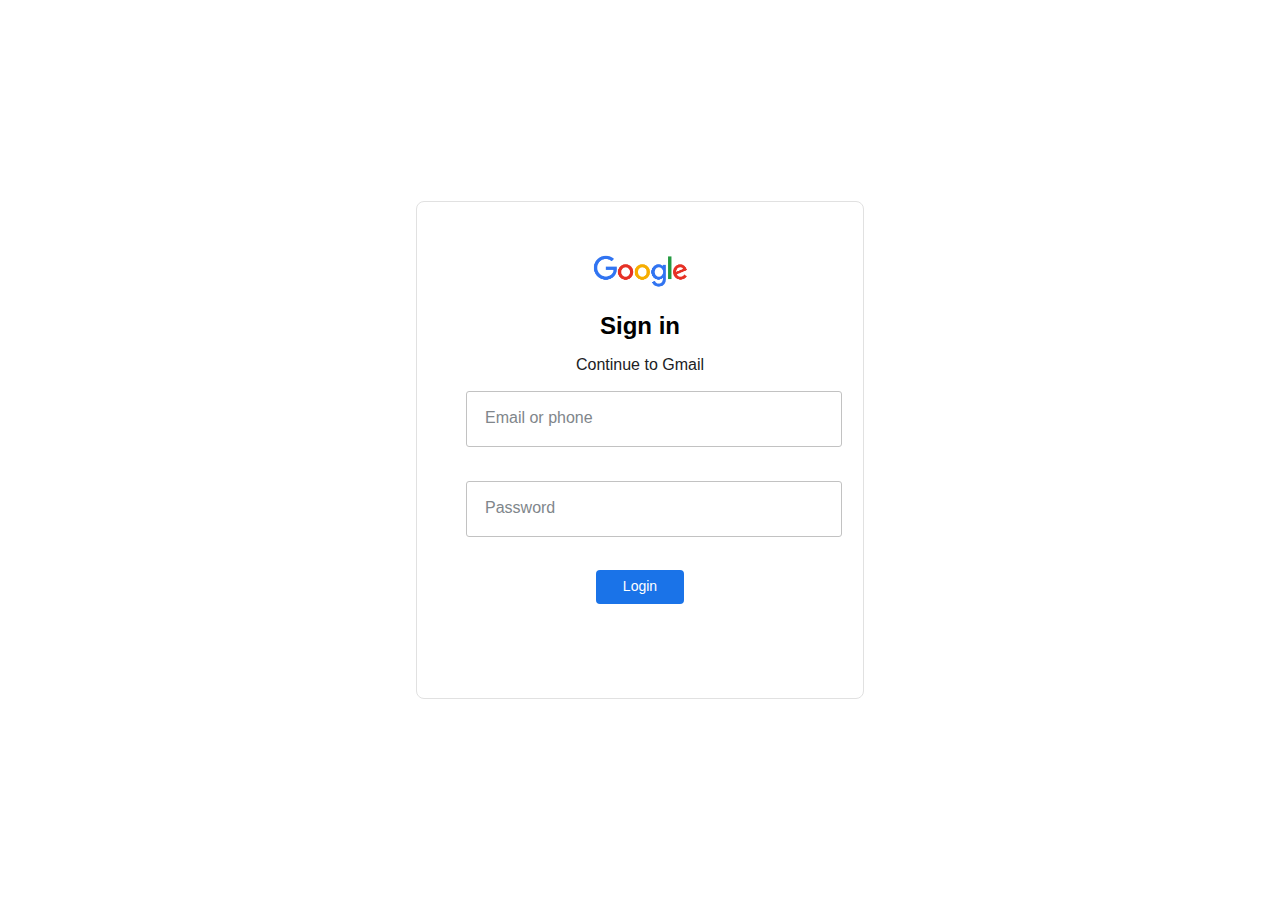
<file: index.html>
<!DOCTYPE html>
<html lang="en">
<head>
    <meta charset="UTF-8">
    <meta http-equiv="X-UA-Compatible" content="IE=edge">
    <meta name="viewport" content="width=device-width, initial-scale=1.0">
    <title>Gmail login</title>
    <style type="text/css">
    body{
        font-family: 'Google Sans','Noto sans Myanmar UI',arial,sans-serif;
        
    }

    img{
        max-width: 100px;
        max-height: 50px;
    }

    .maindiv{
        position:absolute;
        top:50%;
        left:50%;
        transform: translate(-50%,-50%);
        width:350px;
        min-height: 400px;
        padding: 3rem;
        border-radius:0.5rem;
        border:1px solid #e1e1e1;
        text-align: center;

    }

    .maindiv .Fields{
        display: inline-block;
        height: 90px;
        position: relative;

    }
    h1{
        font-size: 24px;
        font-weight: 400px;
    }
    h3{
        color:#202124;
        font-size: 16px;
        font-weight: 400;
    }

    input{
        outline:none;
    }

    .Before-FS{
        width:344px;
        border:1px solid #c2c2c2;
        border-radius: 3px;
        height: 28px;
        font-size: 16px;
        margin:1px 1px 0px 1px;
        padding:13px 15px;
        transition:0.1s;
    }

    .Before-FS:focus{
        border:2px solid #1a73e8;
        border-top: 1px solid transparent;
    }

    .Fs-H{
        opacity:0;
        transiion:0.2s;
    }

    .Fieldset > h1{
        font:1em normal;
        margin:-5px 2.5px -8px;
        position: relative;
        top:-60px;
        
    }
    .Fieldset > h1 > span{
        float:left;
        color:#1a73e8;
        font-family: 'Google Sans','Noto sans Myanmar UI',arial,sans-serif;
        font-size:13px;
    }
    .Fieldset > h1::before{
        border-top:2px slid #1a73e8;
        content:' ';
        float: left;
        margin:0.5em 2px 0 -1px;
        width:0.75em;
      
    }
    .Fieldset > h1 ::after{
        border-top:2px solid #1a73e8;
        content:' ';
        display: block;
        height: 1.5em;
        left:2px;
        margin:0 1px 0 0;
        overflow:hidden;
        position:relative;
        top:0.5em;
    }

    .placeholder{
        position: absolute;
        left:20px;
        top:19px;
        color:#80868b;
        font-size:16px;
        font-weight: 400;
        pointer-events: none;
        transition: 0.4s;

    }

    input:focus ~ label.placeholder,
    input:valid ~ label.placeholder{
        top:3px;
        font-size: 10px;
        opacity:0;
    }

    input:focus + .Fs-H, input:valid + .Fs-H{
        opacity:1;
    }
    button{
        cursor:pointer;
        border:1px solid transparent;
        padding :6px 12px;
        font-size: 14px;
        line-height: 1.42;
        color:white;
        border-radius:4px;
        background-color: #1a73e8;
        outline:none;
        min-width:88px;
    }
    
    
   
    
    </style>
</head>

<body>

    <div class="maindiv">
        <img src="google.png" alt="google">
        <h1>Sign in</h1>
        <h3>Continue to Gmail</h3>
        <div class="inputs">
            <div class="Fields">
                <div class="Fieldset">
                    <input type="text" class="Before-FS" required="" autocompelete="off" id="username">
                    <h1 class="Fs-H">
                        <span>Email or phone</span>
                    </h1>
                    <label class="placeholder">Email or phone</label>
                </div>
                
            </div>
            <div class="Fields">
                <div class="Fieldset">
                    <input type="password" class="Before-FS" required="" id="password">
                    <h1 class="Fs-H">
                        <span>Password</span>
                    </h1>
                    <label class="placeholder">Password</label>

                </div>
            </div>
        </div>
        <button type="submit" onclick="login()">Login</button>




    </div>

<script src="./script.js">

</script>





    
</body>
</html>
</file>
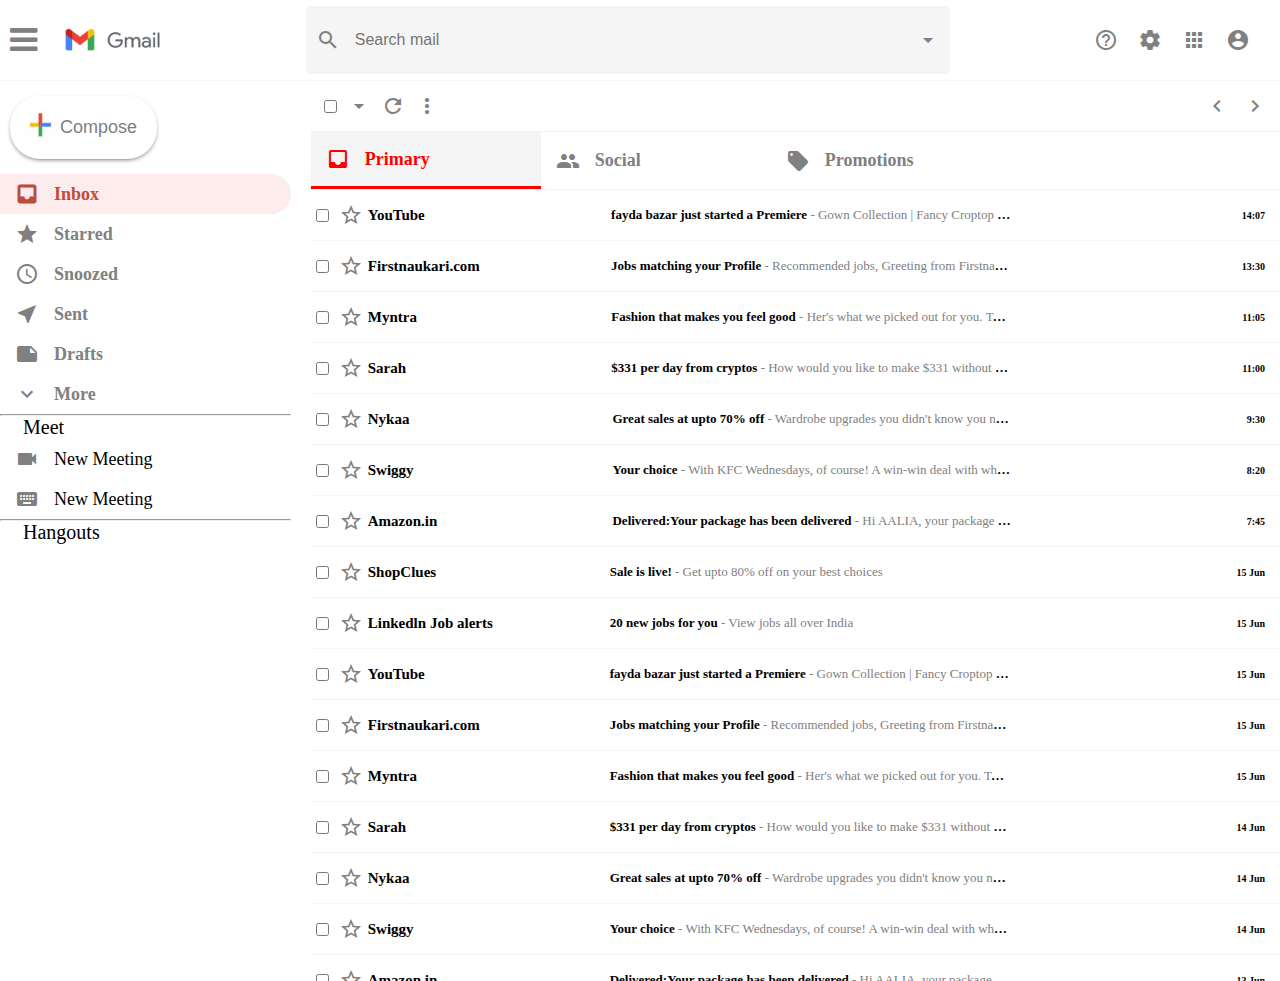
<file: index1.html>
<!DOCTYPE html>
<html lang="en">
<head>
    <meta charset="UTF-8">
    <meta http-equiv="X-UA-Compatible" content="IE=edge">
    <meta name="viewport" content="width=device-width, initial-scale=1.0">
    <title>Gmail Clone</title>
    
    <link rel="stylesheet" href="style.css">
    <link href="https://fonts.googleapis.com/icon?family=Material+Icons"
      rel="stylesheet">
    <link rel="stylesheet" href="https://cdnjs.cloudflare.com/ajax/libs/font-awesome/4.7.0/css/font-awesome.min.css" integrity="sha512-SfTiTlX6kk+qitfevl/7LibUOeJWlt9rbyDn92a1DqWOw9vWG2MFoays0sgObmWazO5BQPiFucnnEAjpAB+/Sw==" crossorigin="anonymous" referrerpolicy="no-referrer" />
    
</head>
<body>
    <div class="title">
        <div class="title-left">
          <span class="icons"> <i class="fa fa-bars fa-2x"></i> </span>
          <img src="gmail_icon.jpg" alt=""/>
        </div>
  
        <div class="title-middle">
          <span class="material-icons"> search </span>
          <input type="text" placeholder="Search mail" />
          <span class="material-icons"> arrow_drop_down </span>
        </div>
  
        <div class="title-right">
          <span class="material-icons">
            help_outline
            </span>
            <span class="material-icons">settings</span>
          <span class="material-icons"> apps </span>
          
          <span class="material-icons"> account_circle </span>
        </div>
      </div>

      <!---->

      <div class="entire">
          <div class="left-menu">
              <button class="left-menu-compose"><span>
                  <img class="plus" src="plus.JPG" alt="plus"/></span>
                  <span style="font-weight: 200; font-size: 18px;">
                Compose
                </span>
              </button>
              <div class="left-menu-list  left-menu-list__active ">
                  <span class="material-icons">inbox</span>
                 <h3>Inbox</h3>
                 </div>

                 <div class="left-menu-list ">
                    <span class="material-icons">star</span>
                   <h3>Starred</h3>
                   </div>

                   <div class="left-menu-list ">
                    <span class="material-icons">
                        access_time
                        </span>
                   <h3>Snoozed</h3>
                   </div>

                   

                   <div class="left-menu-list ">
                    <span class="material-icons">near_me</span>
                   <h3>Sent</h3>
                   </div>

                   <div class="left-menu-list ">
                    <span class="material-icons">note</span>
                   <h3>Drafts</h3>
                   </div>

                   <div class="left-menu-list ">
                    <span class="material-icons">expand_more</span>
                   <h3>More</h3>
                   </div>

                   <hr>
                   <div >
                       <span style="font-size: 20px; padding-left: 23px; 
                       font-weight: 400;">Meet</span>
                   </div>

                   <div class="left-menu-list ">
                    <span class="material-icons">
                        videocam
                        </span>
                   <h3 style="color:black; font-weight: 250;">New Meeting</h3>
                   </div>

                   <div class="left-menu-list ">
                    <span class="material-icons">
                        keyboard
                        </span>
                   <h3 style="color:black; font-weight: 250;">New Meeting</h3>
                   </div>

                   <hr>
                   <div >
                    <span style="font-size: 20px; padding-left: 23px; 
                    font-weight: 400;">Hangouts</span>
                </div>

            
                   </div>

                   <div class="mails">
                       <div class="mails-settings">
                           <div class="mails-settings-left">
                               <input type="checkbox">
                               <span class="material-icons">arrow_drop_down</span>
                               <span class="material-icons">
                                refresh
                                </span>
                               <span class="material-icons">more_vert</span>
                           </div>

                           <div class="mails-settings-right">
                            <span class="material-icons">chevron_left</span>
                            <span class="material-icons">chevron_right</span>
                            
                            

                           </div>
                       </div>

                       <div class="mails-list">
                        <div class="list list-marked">
                          <span class="material-icons"> inbox </span>
                          <h4>Primary</h4>
                        </div>
              
                        <div class="list">
                          <span class="material-icons"> people </span>
                          <h4>Social</h4>
                        </div>
              
                        <div class="list">
                          <span class="material-icons"> local_offer </span>
                          <h4>Promotions</h4>
                        </div>
                      </div>
                      

                      <div class="got-mail">
                          <!-- row 1 start-->
                       
                        <div class="row">
                          <div class="row-parts">
                            <input type="checkbox" name="" id="" />
                            <span class="material-icons"> star_border </span>
                            
                          </div>
              
                          <h3 class="who">YouTube</h3>
              
                          <div class="subject">
                            <h4>
                                fayda bazar just started a Premiere
                              <span class="mail-body"> - 
                                Gown Collection | Fancy Croptop Market | Kalupur Market In Ahmedabad </span>
                            </h4>
                          </div>
              
                          <p class="timing">14:07</p>
                        </div>

                        <!--row 1 end-->

                        <div class="row">
                            <div class="row-parts">
                              <input type="checkbox" name="" id="" />
                              <span class="material-icons"> star_border </span>
                              
                            </div>
                
                            <h3 class="who">Firstnaukari.com</h3>
                
                            <div class="subject">
                              <h4>
                                Jobs matching your Profile
                                <span class="mail-body"> - Recommended jobs, Greeting from Firstnaukari.com </span>
                              </h4>
                            </div>
                
                            <p class="timing">13:30</p>
                          </div>
                          <!---->

                          <div class="row">
                            <div class="row-parts">
                              <input type="checkbox" name="" id="" />
                              <span class="material-icons"> star_border </span>
                              
                            </div>
                
                            <h3 class="who">Myntra</h3>
                
                            <div class="subject">
                              <h4>
                                Fashion that makes you feel good
                                <span class="mail-body"> - Her's what we picked out for you. To unsubscribe click here </span>
                              </h4>
                            </div>
                
                            <p class="timing">11:05</p>
                          </div>

                           <!---->

                           <div class="row">
                            <div class="row-parts">
                              <input type="checkbox" name="" id="" />
                              <span class="material-icons"> star_border </span>
                              
                            </div>
                
                            <h3 class="who">Sarah</h3>
                
                            <div class="subject">
                              <h4>
                                $331 per day from cryptos
                                <span class="mail-body"> - How would you like to make $331 without investment </span>
                              </h4>
                            </div>
                
                            <p class="timing">11:00</p>
                          </div>

                           <!---->

                           <div class="row">
                            <div class="row-parts">
                              <input type="checkbox" name="" id="" />
                              <span class="material-icons"> star_border </span>
                              
                            </div>
                
                            <h3 class="who">Nykaa</h3>
                
                            <div class="subject">
                              <h4>
                                Great sales at upto 70% off
                                <span class="mail-body"> - Wardrobe upgrades you didn't know you needed </span>
                              </h4>
                            </div>
                
                            <p class="timing">9:30</p>
                          </div>

                           <!---->

                           <div class="row">
                            <div class="row-parts">
                              <input type="checkbox" name="" id="" />
                              <span class="material-icons"> star_border </span>
                              
                            </div>
                
                            <h3 class="who">Swiggy</h3>
                
                            <div class="subject">
                              <h4>
                                Your choice
                                <span class="mail-body"> - With KFC Wednesdays, of course! A win-win deal with which you get to save </span>
                              </h4>
                            </div>
                
                            <p class="timing">8:20</p>
                          </div>

                           <!---->

                           <div class="row">
                            <div class="row-parts">
                              <input type="checkbox" name="" id="" />
                              <span class="material-icons"> star_border </span>
                              
                            </div>
                
                            <h3 class="who">Amazon.in</h3>
                
                            <div class="subject">
                              <h4>
                                Delivered:Your package has been delivered
                                <span class="mail-body"> - Hi AALIA, your package has been delivered! </span>
                              </h4>
                            </div>
                
                            <p class="timing">7:45</p>
                          </div>

                           <!---->

                           <div class="row">
                            <div class="row-parts">
                              <input type="checkbox" name="" id="" />
                              <span class="material-icons"> star_border </span>
                              
                            </div>
                
                            <h3 class="who">ShopClues</h3>
                
                            <div class="subject">
                              <h4>
                               Sale is live!
                                <span class="mail-body"> - Get upto 80% off on your best choices  </span>
                              </h4>
                            </div>
                
                            <p class="timing">15 Jun</p>
                          </div>

                           <!---->

                           <div class="row">
                            <div class="row-parts">
                              <input type="checkbox" name="" id="" />
                              <span class="material-icons"> star_border </span>
                              
                            </div>
                
                            <h3 class="who">Linkedln Job alerts</h3>
                
                            <div class="subject">
                              <h4>
                               20 new jobs for you
                                <span class="mail-body"> - View jobs all over India </span>
                              </h4>
                            </div>
                
                            <p class="timing">15 Jun</p>
                          </div>

                          <!---->

                          <div class="row">
                            <div class="row-parts">
                              <input type="checkbox" name="" id="" />
                              <span class="material-icons"> star_border </span>
                              
                            </div>
                
                            <h3 class="who">YouTube</h3>
                
                            <div class="subject">
                              <h4>
                                  fayda bazar just started a Premiere
                                <span class="mail-body"> - 
                                  Gown Collection | Fancy Croptop Market | Kalupur Market In Ahmedabad </span>
                              </h4>
                            </div>
                
                            <p class="timing">15 Jun</p>
                          </div>
  
                          <!--row 1 end-->
  
                          <div class="row">
                              <div class="row-parts">
                                <input type="checkbox" name="" id="" />
                                <span class="material-icons"> star_border </span>
                                
                              </div>
                  
                              <h3 class="who">Firstnaukari.com</h3>
                  
                              <div class="subject">
                                <h4>
                                  Jobs matching your Profile
                                  <span class="mail-body"> - Recommended jobs, Greeting from Firstnaukari.com </span>
                                </h4>
                              </div>
                  
                              <p class="timing">15 Jun</p>
                            </div>
                            <!---->
  
                            <div class="row">
                              <div class="row-parts">
                                <input type="checkbox" name="" id="" />
                                <span class="material-icons"> star_border </span>
                                
                              </div>
                  
                              <h3 class="who">Myntra</h3>
                  
                              <div class="subject">
                                <h4>
                                  Fashion that makes you feel good
                                  <span class="mail-body"> - Her's what we picked out for you. To unsubscribe click here </span>
                                </h4>
                              </div>
                  
                              <p class="timing">15 Jun</p>
                            </div>
  
                             <!---->
  
                             <div class="row">
                              <div class="row-parts">
                                <input type="checkbox" name="" id="" />
                                <span class="material-icons"> star_border </span>
                                
                              </div>
                  
                              <h3 class="who">Sarah</h3>
                  
                              <div class="subject">
                                <h4>
                                  $331 per day from cryptos
                                  <span class="mail-body"> - How would you like to make $331 without investment </span>
                                </h4>
                              </div>
                  
                              <p class="timing">14 Jun</p>
                            </div>
  
                             <!---->
  
                             <div class="row">
                              <div class="row-parts">
                                <input type="checkbox" name="" id="" />
                                <span class="material-icons"> star_border </span>
                                
                              </div>
                  
                              <h3 class="who">Nykaa</h3>
                  
                              <div class="subject">
                                <h4>
                                  Great sales at upto 70% off
                                  <span class="mail-body"> - Wardrobe upgrades you didn't know you needed </span>
                                </h4>
                              </div>
                  
                              <p class="timing">14 Jun</p>
                            </div>
  
                             <!---->
  
                             <div class="row">
                              <div class="row-parts">
                                <input type="checkbox" name="" id="" />
                                <span class="material-icons"> star_border </span>
                                
                              </div>
                  
                              <h3 class="who">Swiggy</h3>
                  
                              <div class="subject">
                                <h4>
                                  Your choice
                                  <span class="mail-body"> - With KFC Wednesdays, of course! A win-win deal with which you get to save </span>
                                </h4>
                              </div>
                  
                              <p class="timing">14 Jun</p>
                            </div>
  
                             <!---->
  
                             <div class="row">
                              <div class="row-parts">
                                <input type="checkbox" name="" id="" />
                                <span class="material-icons"> star_border </span>
                                
                              </div>
                  
                              <h3 class="who">Amazon.in</h3>
                  
                              <div class="subject">
                                <h4>
                                  Delivered:Your package has been delivered
                                  <span class="mail-body"> - Hi AALIA, your package has been delivered! </span>
                                </h4>
                              </div>
                  
                              <p class="timing">13 Jun</p>
                            </div>
  
                             <!---->
  
                             <div class="row">
                              <div class="row-parts">
                                <input type="checkbox" name="" id="" />
                                <span class="material-icons"> star_border </span>
                                
                              </div>
                  
                              <h3 class="who">ShopClues</h3>
                  
                              <div class="subject">
                                <h4>
                                 Sale is live!
                                  <span class="mail-body"> - Get upto 80% off on your best choices  </span>
                                </h4>
                              </div>
                  
                              <p class="timing">13 Jun</p>
                            </div>
  
                             <!---->
  
                             <div class="row">
                              <div class="row-parts">
                                <input type="checkbox" name="" id="" />
                                <span class="material-icons"> star_border </span>
                                
                              </div>
                  
                              <h3 class="who">Linkedln Job alerts</h3>
                  
                              <div class="subject">
                                <h4>
                                 20 new jobs for you
                                  <span class="mail-body"> - View jobs all over India </span>
                                </h4>
                              </div>
                  
                              <p class="timing">13 Jun</p>
                            </div>
  
                            <!---->

                            <div class="row">
                                <div class="row-parts">
                                  <input type="checkbox" name="" id="" />
                                  <span class="material-icons"> star_border </span>
                                  
                                </div>
                    
                                <h3 class="who">YouTube</h3>
                    
                                <div class="subject">
                                  <h4>
                                      fayda bazar just started a Premiere
                                    <span class="mail-body"> - 
                                      Gown Collection | Fancy Croptop Market | Kalupur Market In Ahmedabad </span>
                                  </h4>
                                </div>
                    
                                <p class="timing">12 Jun</p>
                              </div>
      
                              <!--row 1 end-->
      
                              <div class="row">
                                  <div class="row-parts">
                                    <input type="checkbox" name="" id="" />
                                    <span class="material-icons"> star_border </span>
                                    
                                  </div>
                      
                                  <h3 class="who">Firstnaukari.com</h3>
                      
                                  <div class="subject">
                                    <h4>
                                      Jobs matching your Profile
                                      <span class="mail-body"> - Recommended jobs, Greeting from Firstnaukari.com </span>
                                    </h4>
                                  </div>
                      
                                  <p class="timing">12 Jun</p>
                                </div>
                                <!---->
      
                                <div class="row">
                                  <div class="row-parts">
                                    <input type="checkbox" name="" id="" />
                                    <span class="material-icons"> star_border </span>
                                    
                                  </div>
                      
                                  <h3 class="who">Myntra</h3>
                      
                                  <div class="subject">
                                    <h4>
                                      Fashion that makes you feel good
                                      <span class="mail-body"> - Her's what we picked out for you. To unsubscribe click here </span>
                                    </h4>
                                  </div>
                      
                                  <p class="timing">12 Jun</p>
                                </div>
      
                                 <!---->
      
                                 <div class="row">
                                  <div class="row-parts">
                                    <input type="checkbox" name="" id="" />
                                    <span class="material-icons"> star_border </span>
                                    
                                  </div>
                      
                                  <h3 class="who">Sarah</h3>
                      
                                  <div class="subject">
                                    <h4>
                                      $331 per day from cryptos
                                      <span class="mail-body"> - How would you like to make $331 without investment </span>
                                    </h4>
                                  </div>
                      
                                  <p class="timing">11 Jun</p>
                                </div>
      
                                 <!---->
      
                                 <div class="row">
                                  <div class="row-parts">
                                    <input type="checkbox" name="" id="" />
                                    <span class="material-icons"> star_border </span>
                                    
                                  </div>
                      
                                  <h3 class="who">Nykaa</h3>
                      
                                  <div class="subject">
                                    <h4>
                                      Great sales at upto 70% off
                                      <span class="mail-body"> - Wardrobe upgrades you didn't know you needed </span>
                                    </h4>
                                  </div>
                      
                                  <p class="timing">11 Jun</p>
                                </div>
      
                                 <!---->
      
                                 <div class="row">
                                  <div class="row-parts">
                                    <input type="checkbox" name="" id="" />
                                    <span class="material-icons"> star_border </span>
                                    
                                  </div>
                      
                                  <h3 class="who">Swiggy</h3>
                      
                                  <div class="subject">
                                    <h4>
                                      Your choice
                                      <span class="mail-body"> - With KFC Wednesdays, of course! A win-win deal with which you get to save </span>
                                    </h4>
                                  </div>
                      
                                  <p class="timing">11 Jun</p>
                                </div>
      
                                 <!---->
      
                                 <div class="row">
                                  <div class="row-parts">
                                    <input type="checkbox" name="" id="" />
                                    <span class="material-icons"> star_border </span>
                                    
                                  </div>
                      
                                  <h3 class="who">Amazon.in</h3>
                      
                                  <div class="subject">
                                    <h4>
                                      Delivered:Your package has been delivered
                                      <span class="mail-body"> - Hi AALIA, your package has been delivered! </span>
                                    </h4>
                                  </div>
                      
                                  <p class="timing">10 Jun</p>
                                </div>
      
                                 <!---->
      
                                 <div class="row">
                                  <div class="row-parts">
                                    <input type="checkbox" name="" id="" />
                                    <span class="material-icons"> star_border </span>
                                    
                                  </div>
                      
                                  <h3 class="who">ShopClues</h3>
                      
                                  <div class="subject">
                                    <h4>
                                     Sale is live!
                                      <span class="mail-body"> - Get upto 80% off on your best choices  </span>
                                    </h4>
                                  </div>
                      
                                  <p class="timing">10 Jun</p>
                                </div>
      
                                 <!---->
      
                                 <div class="row">
                                  <div class="row-parts">
                                    <input type="checkbox" name="" id="" />
                                    <span class="material-icons"> star_border </span>
                                    
                                  </div>
                      
                                  <h3 class="who">Linkedln Job alerts</h3>
                      
                                  <div class="subject">
                                    <h4>
                                     20 new jobs for you
                                      <span class="mail-body"> - View jobs all over India </span>
                                    </h4>
                                  </div>
                      
                                  <p class="timing">10 Jun</p>
                                </div>
      
                                <!---->

                          







                   </div>



                  


              </div>
          </div>
      </div>


</body>
</html>
</file>
<file: style.css>
* {
    margin: 0;
    padding: 0;
  }
  
  
  .title-left img {
    object-fit: contain;
    height: 80px;
    margin-left: 5px;
  }
  
  .title {
    display: flex;
    align-items: center;
    justify-content: space-between;
    border-bottom: 1px solid whitesmoke;
  }
  
  .title-left {
    display: flex;
    align-items: center;
  }
  
  .title-left span {
    padding: 10px;
    cursor: pointer;
  }
  
  .title-middle {
    display: flex;
    flex: 0.7;
    align-items: center;
    background-color: whitesmoke;
    padding: 10px;
    border-radius: 5px;
  }
  
  .icons {
    color: gray;
  }

  .material-icons{
      color:gray;
  }
  
  .title-middle input {
    border: none;
    width: 100%;
    padding: 10px;
    outline: none;
    font-size: medium;
    background-color: transparent;
  }
  
  .title-right {
    display: flex;
    padding-right: 20px;
  }
  
  .title-right span {
    padding: 10px;
    cursor: pointer;
  }

  .plus{
      height:30px;
      width:30px;

  }


  .left-menu{
    flex: 0.3;
    max-width: 300px;
    padding-right: 20px;
  }
  
  .left-menu-compose{
    margin-top: 15px;
    margin-left: 10px;
    margin-bottom: 15px;
    text-transform: capitalize;
    color: gray;
    padding: 15px;
    border-radius: 30px;
    background-color: white;
    display: flex;
    align-items: center;
    cursor: pointer;
    outline: none;
    border: none;
    box-shadow: 0px 2px 5px -2px rgba(0, 0, 0, 0.75);
  }
  
  .left-menu-compose span {
    margin-right: 5px;
  }

  
.left-menu-list {
    display: flex;
    align-items: center;
    height: 40px;
    padding: 0 10px;
    border-top-right-radius: 20px;
    border-bottom-right-radius: 20px;
    cursor: pointer;
    color: #818181;
  }
  
  .left-menu-list .material-icons {
    padding: 5px;
  }
  
  .left-menu-list h3 {
    flex: 1;
    margin-left: 10px;
    font-size: 14px;
    font-weight: 600;
    font-size: 18px;
  }
  
  .left-menu-list:hover,
  .left-menu-list:hover h3,
  .left-menu-list:hover .material-icons,
  .left-menu-list__active,
  .left-menu-list__active h3,
  .left-menu-list__active .material-icons {
    background-color: #fcecec;
    color: #c04b37;
    font-weight: 800;
  }

  .left-menu-lastline {
    display: flex;
    justify-content: center;
  }
  
  .last-menu-icons .material-icons {
    margin: 7px;
    cursor: pointer;
  }
  
 
  .entire{
    display: flex;
    height: 100vh;
  }
  
  body {
    height: 100vh;
    overflow-y: hidden;
  }

  .mails {
    flex: 1;
    overflow: scroll;
  }
  
  .mails-settings {
    position: sticky;
    top: 0;
    display: flex;
    justify-content: space-between;
    border-bottom: 1px solid whitesmoke;
    background-color: white;
    z-index: 999;
    padding: 8px;
  }
  
  .mails-settings-left {
    display: flex;
    align-items: center;
  }
  
  .mails-settings .material-icons {
    margin: 5px;
    cursor: pointer;
  }

  .list {
    display: flex;
    align-items: center;
    border-bottom-width: 2px;
    padding: 15px;
    min-width: 200px;
    cursor: pointer;
    color: grey;
    border-width: 0;
  }
  
  .mails-list {
    position: sticky;
    top: 0;
    display: flex;
    background-color: white;
    border-bottom: 1px solid whitesmoke;
    z-index: 999;
  }
  
  .list-marked {
    background-color: whitesmoke;
    border-width: 3px;
    color: red;
    border-bottom: 3px solid red;
  }
  
  .list-marked .material-icons {
    color: red;
  }

  .list:hover {
    background-color: whitesmoke;
    border-width: 3px;
  }
  
  .list h4 {
    font-size: 18px;
    margin-left: 15px;
  }
  
  .row-parts {
    display: flex;
    align-items: center;
  }
  
  .row-parts .material-icons,
  input {
    margin: 5px;
  }
  
  .row {
    display: flex;
    align-items: center;
    height: 50px;
    border-bottom: 1px solid whitesmoke;
    cursor: pointer;
    z-index: 999;
  }
  
  .row:hover {
    border-top: 1px solid whitesmoke;
    box-shadow: 0 4px 4px -2px rgba(0, 0, 0, 0.24);
  }
  
  .subject {
    display: flex;
    flex: 0.8;
    align-items: center;
    font-size: 13px;
  }
  
  .subject h4 {
    width: 400px;
    white-space: nowrap;
    overflow: hidden;
    text-overflow: ellipsis;
    padding-left: 5px;
    padding-right: 5px;
  }
  
  .who {
    font-size: 15px;
    flex: 0.3;
  }
  
  .timing {
    padding-right: 15px;
    font-size: 10px;
    font-weight: bold;
  }
  
  .mail-body {
    font-weight: 400;
    color: gray;
  }
</file>
